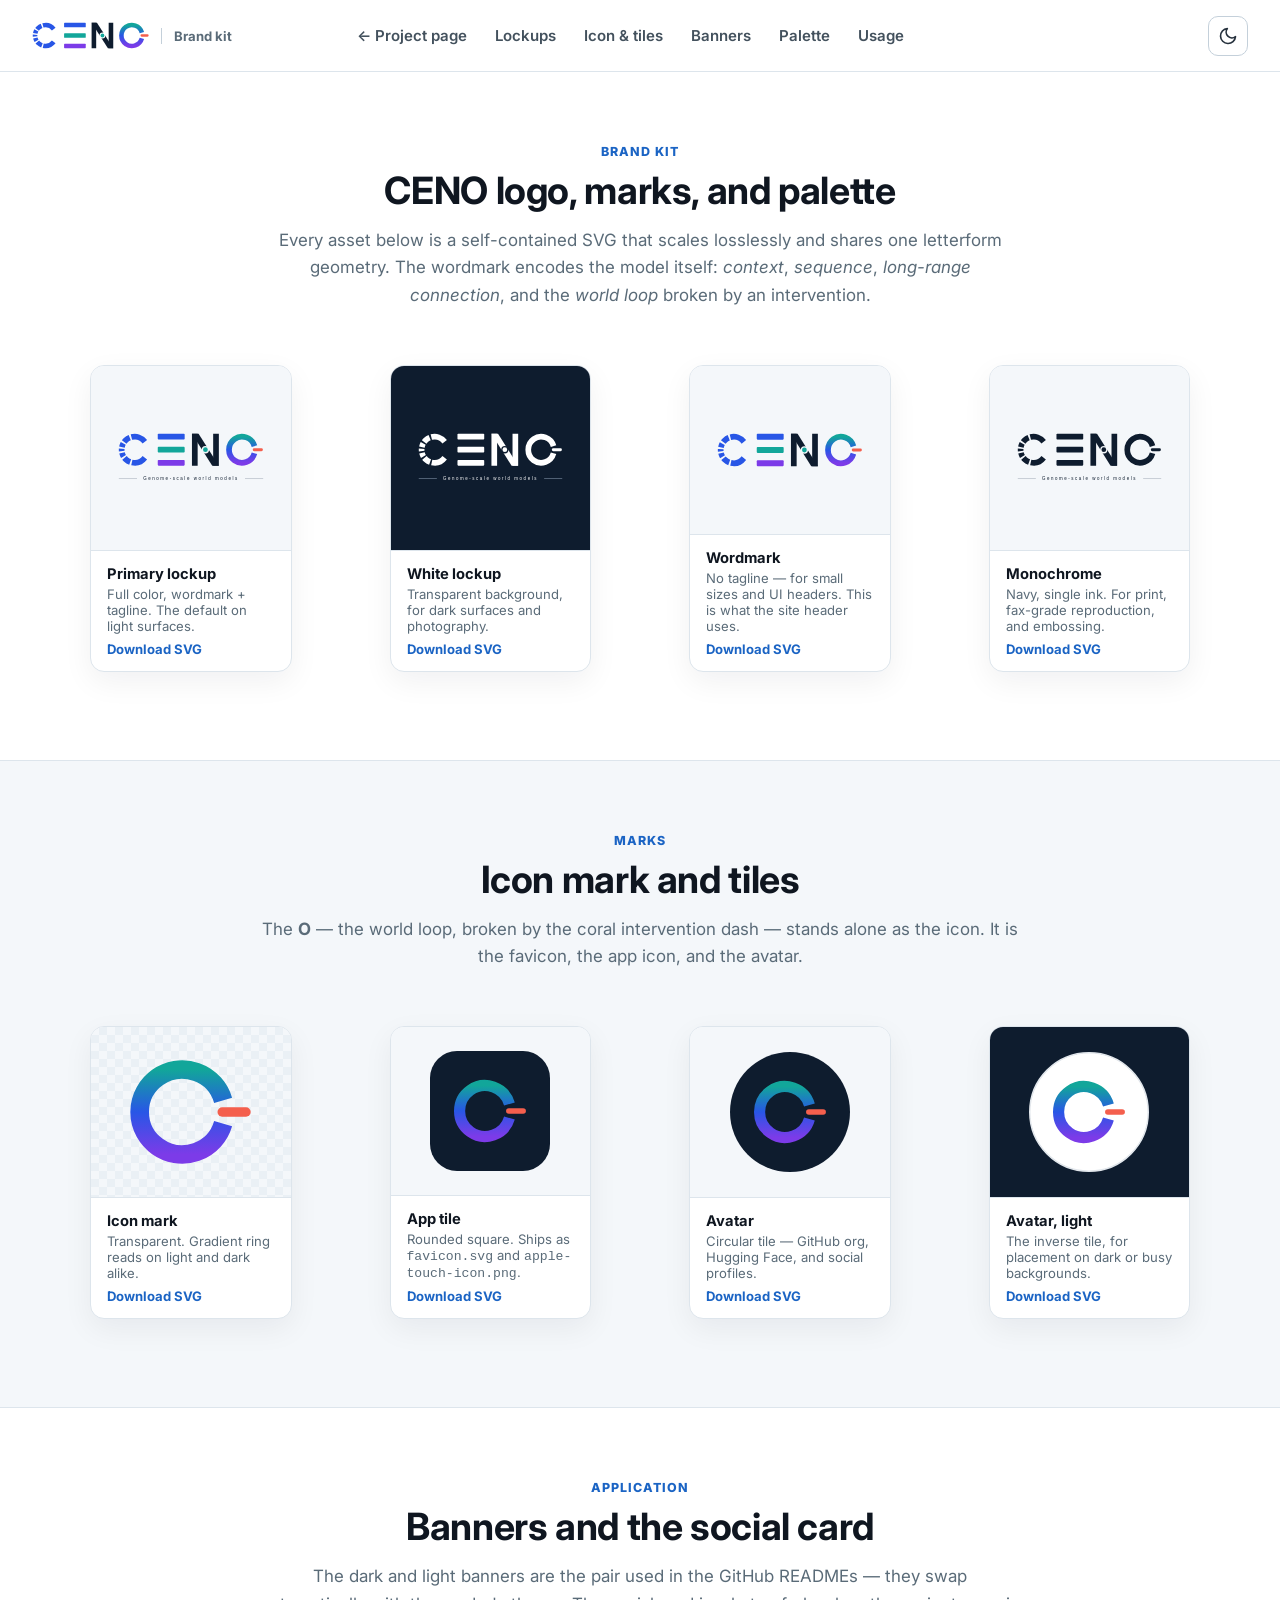
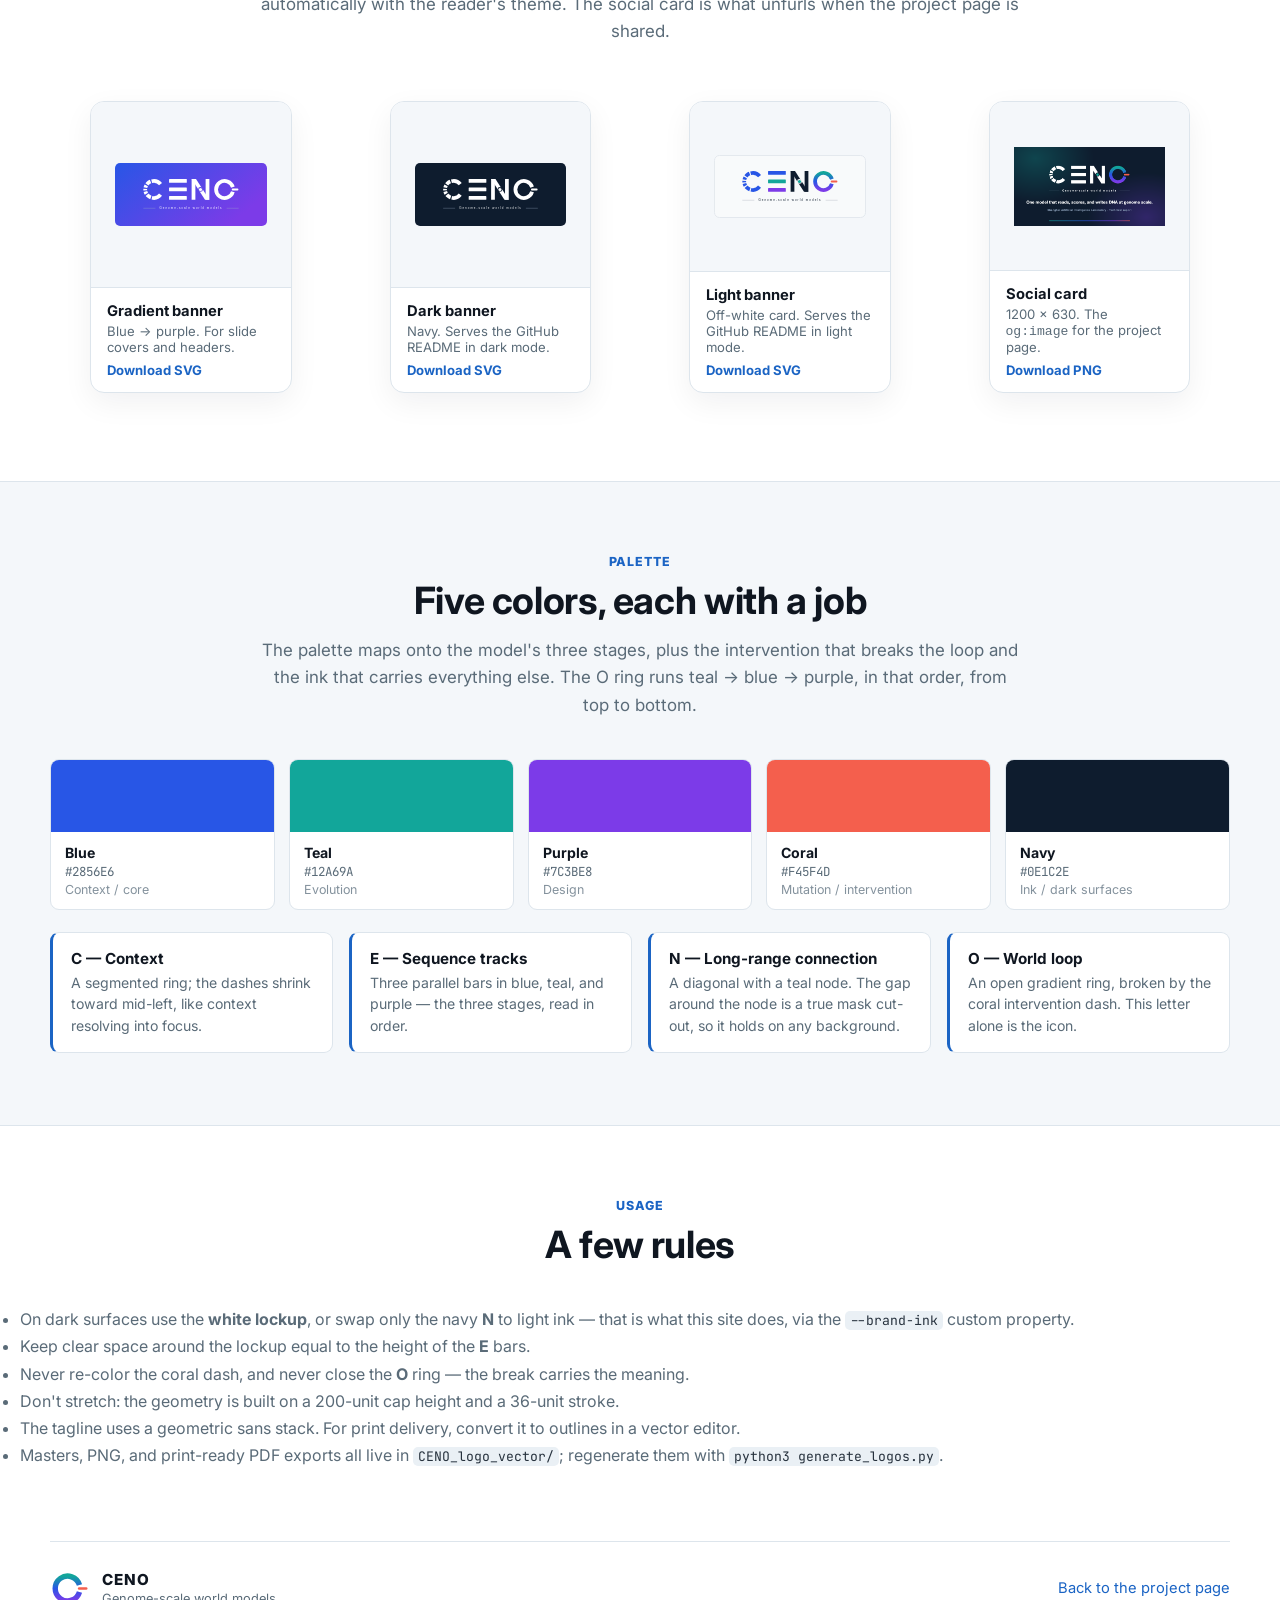
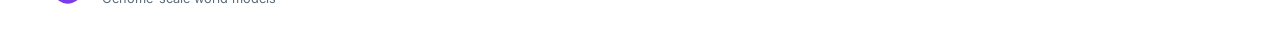
<file: brand.html>
<!doctype html>
<html lang="en">
  <head>
    <meta charset="UTF-8" />
    <meta name="viewport" content="width=device-width, initial-scale=1.0" />
    <meta
      name="description"
      content="The CENO brand kit — logo lockups, icon mark, app tiles, banners, and the project palette, with vector downloads."
    />
    <meta property="og:type" content="website" />
    <meta property="og:site_name" content="CENO" />
    <meta property="og:title" content="CENO · Brand kit" />
    <meta property="og:description" content="Logo lockups, icon mark, app tiles, banners, and the CENO palette." />
    <meta property="og:image" content="assets/brand/ceno-og-card.png" />
    <meta name="twitter:card" content="summary_large_image" />
    <link rel="icon" type="image/svg+xml" href="favicon.svg" />
    <link rel="apple-touch-icon" href="apple-touch-icon.png" />
    <link rel="manifest" href="site.webmanifest" />
    <meta name="theme-color" content="#0E1C2E" />
    <title>CENO | Brand kit</title>
    <link rel="preconnect" href="https://fonts.googleapis.com" />
    <link rel="preconnect" href="https://fonts.gstatic.com" crossorigin />
    <link
      href="https://fonts.googleapis.com/css2?family=Inter:wght@400;500;600;700;800&family=JetBrains+Mono:wght@400;500&display=swap"
      rel="stylesheet"
    />
    <link rel="stylesheet" href="styles.css" />
    <script>
      (function () {
        try {
          var saved = localStorage.getItem("ceno-theme");
          var sysDark = window.matchMedia("(prefers-color-scheme: dark)").matches;
          document.documentElement.setAttribute("data-theme", saved || (sysDark ? "dark" : "light"));
        } catch (e) {
          document.documentElement.setAttribute("data-theme", "light");
        }
      })();
    </script>
    <style>
      .kit-grid {
        display: grid;
        grid-template-columns: repeat(auto-fit, minmax(240px, 1fr));
        gap: 18px;
      }

      .kit-card {
        display: grid;
        grid-template-rows: 1fr auto;
        overflow: hidden;
        border: 1px solid var(--line);
        border-radius: var(--radius);
        background: var(--card);
        box-shadow: var(--soft-shadow);
      }

      .kit-stage {
        display: grid;
        place-items: center;
        min-height: 168px;
        padding: 24px;
        background: var(--wash);
      }

      .kit-stage.on-dark {
        background: #0e1c2e;
      }

      .kit-stage.on-grid {
        background-color: var(--wash);
        background-image:
          linear-gradient(45deg, var(--wash-2) 25%, transparent 25%),
          linear-gradient(-45deg, var(--wash-2) 25%, transparent 25%),
          linear-gradient(45deg, transparent 75%, var(--wash-2) 75%),
          linear-gradient(-45deg, transparent 75%, var(--wash-2) 75%);
        background-size: 16px 16px;
        background-position: 0 0, 0 8px, 8px -8px, -8px 0;
      }

      .kit-stage img {
        display: block;
        width: auto;
        max-width: 100%;
        max-height: 120px;
      }

      .kit-meta {
        display: grid;
        gap: 3px;
        padding: 14px 16px;
        border-top: 1px solid var(--line);
      }

      .kit-meta strong {
        font-size: 0.92rem;
      }

      .kit-meta span {
        color: var(--muted);
        font-size: 0.82rem;
      }

      .kit-meta a {
        justify-self: start;
        margin-top: 4px;
        color: var(--accent);
        font-size: 0.82rem;
        font-weight: 700;
        text-decoration: none;
      }

      .swatches {
        display: grid;
        grid-template-columns: repeat(auto-fit, minmax(180px, 1fr));
        gap: 14px;
      }

      .swatch {
        overflow: hidden;
        border: 1px solid var(--line);
        border-radius: var(--radius-sm);
        background: var(--card);
      }

      .swatch i {
        display: block;
        height: 72px;
      }

      .swatch div {
        display: grid;
        gap: 2px;
        padding: 12px 14px;
      }

      .swatch strong {
        font-size: 0.88rem;
      }

      .swatch code {
        color: var(--muted);
        font-family: "JetBrains Mono", ui-monospace, SFMono-Regular, Menlo, monospace;
        font-size: 0.78rem;
      }

      .swatch span {
        color: var(--quiet);
        font-size: 0.78rem;
      }

      .letter-notes {
        display: grid;
        grid-template-columns: repeat(auto-fit, minmax(210px, 1fr));
        gap: 16px;
        margin-top: 22px;
      }

      .letter-notes article {
        padding: 16px 18px;
        border: 1px solid var(--line);
        border-left: 3px solid var(--accent);
        border-radius: var(--radius-sm);
        background: var(--card);
      }

      .letter-notes strong {
        display: block;
        margin-bottom: 4px;
        font-size: 0.95rem;
      }

      .letter-notes p {
        margin: 0;
        color: var(--muted);
        font-size: 0.88rem;
        line-height: 1.5;
      }

      .usage-list {
        margin: 0;
        padding-left: 20px;
        color: var(--muted);
        line-height: 1.7;
      }

      .usage-list code {
        padding: 1px 5px;
        border-radius: 5px;
        background: var(--wash-2);
        color: var(--ink-2);
        font-family: "JetBrains Mono", ui-monospace, SFMono-Regular, Menlo, monospace;
        font-size: 0.82rem;
      }
    </style>
  </head>
  <body>
    <header class="topbar">
      <a class="brand" href="index.html" aria-label="CENO home">
        <svg class="brand-mark" viewBox="-6 -6 922 212" role="img" aria-label="CENO">
          <defs>
            <linearGradient id="bm-ring" x1="0" y1="0" x2="0" y2="1">
              <stop offset="0" stop-color="#12A69A" />
              <stop offset="0.5" stop-color="#2856E6" />
              <stop offset="1" stop-color="#7C3BE8" />
            </linearGradient>
            <mask id="bm-ngap" maskUnits="userSpaceOnUse" x="-30" y="-30" width="240" height="260">
              <rect x="-30" y="-30" width="240" height="260" fill="#fff" />
              <circle cx="85" cy="100" r="23" fill="#000" />
            </mask>
          </defs>
          <path d="M164.62 49.52 A82 82 0 1 0 164.62 150.48" fill="none" stroke="#2856E6" stroke-width="36"
                stroke-dasharray="94.2 11 45 11 24 11 14 11 24 11 45 11 300" />
          <g transform="translate(246,0)">
            <rect x="0" y="0" width="170" height="36" rx="5" fill="#2856E6" />
            <rect x="0" y="82" width="170" height="36" rx="5" fill="#12A69A" />
            <rect x="0" y="164" width="170" height="36" rx="5" fill="#7C3BE8" />
          </g>
          <g transform="translate(462,0)">
            <g mask="url(#bm-ngap)">
              <path class="ceno-ink" d="M0 0 H36 V200 H0 Z M134 0 H170 V200 H134 Z" />
              <path class="ceno-ink" d="M0 0 L42 0 L170 200 L128 200 Z" />
            </g>
            <circle cx="85" cy="100" r="15" fill="#12A69A" />
          </g>
          <g transform="translate(678,0)">
            <path d="M178.83 77.40 A82 82 0 1 0 178.83 122.60" fill="none" stroke="url(#bm-ring)" stroke-width="36" />
            <rect x="168" y="91" width="64" height="18" rx="9" fill="#F45F4D" />
          </g>
        </svg>
        <small>Brand kit</small>
      </a>
      <nav id="siteNav" aria-label="Sections">
        <a href="index.html">&larr; Project page</a>
        <a href="#lockups">Lockups</a>
        <a href="#marks">Icon &amp; tiles</a>
        <a href="#banners">Banners</a>
        <a href="#palette">Palette</a>
        <a href="#usage">Usage</a>
      </nav>
      <div class="topbar-end">
        <button class="theme-toggle" type="button" aria-label="Toggle dark mode" title="Toggle dark mode">
          <svg class="icon-moon" viewBox="0 0 24 24" width="20" height="20" fill="none" stroke="currentColor" stroke-width="2" stroke-linecap="round" stroke-linejoin="round" aria-hidden="true">
            <path d="M21 12.8A9 9 0 1 1 11.2 3 7 7 0 0 0 21 12.8z" />
          </svg>
          <svg class="icon-sun" viewBox="0 0 24 24" width="20" height="20" fill="none" stroke="currentColor" stroke-width="2" stroke-linecap="round" stroke-linejoin="round" aria-hidden="true">
            <circle cx="12" cy="12" r="4" />
            <path d="M12 2v2M12 20v2M4.9 4.9l1.4 1.4M17.7 17.7l1.4 1.4M2 12h2M20 12h2M4.9 19.1l1.4-1.4M17.7 6.3l1.4-1.4" />
          </svg>
        </button>
      </div>
    </header>

    <main>
      <section class="band" id="lockups">
        <div class="section-heading">
          <p class="kicker">Brand kit</p>
          <h2>CENO logo, marks, and palette</h2>
          <p class="lede">
            Every asset below is a self-contained SVG that scales losslessly and shares one letterform geometry.
            The wordmark encodes the model itself: <em>context</em>, <em>sequence</em>, <em>long-range connection</em>,
            and the <em>world loop</em> broken by an intervention.
          </p>
        </div>

        <div class="kit-grid">
          <figure class="kit-card">
            <div class="kit-stage">
              <img src="assets/brand/ceno-logo-full-color.svg" alt="CENO primary lockup, full color" />
            </div>
            <figcaption class="kit-meta">
              <strong>Primary lockup</strong>
              <span>Full color, wordmark + tagline. The default on light surfaces.</span>
              <a href="assets/brand/ceno-logo-full-color.svg" download>Download SVG</a>
            </figcaption>
          </figure>

          <figure class="kit-card">
            <div class="kit-stage on-dark">
              <img src="assets/brand/ceno-logo-white.svg" alt="CENO lockup in white, for dark surfaces" />
            </div>
            <figcaption class="kit-meta">
              <strong>White lockup</strong>
              <span>Transparent background, for dark surfaces and photography.</span>
              <a href="assets/brand/ceno-logo-white.svg" download>Download SVG</a>
            </figcaption>
          </figure>

          <figure class="kit-card">
            <div class="kit-stage">
              <img src="assets/brand/ceno-wordmark.svg" alt="CENO wordmark without tagline" />
            </div>
            <figcaption class="kit-meta">
              <strong>Wordmark</strong>
              <span>No tagline — for small sizes and UI headers. This is what the site header uses.</span>
              <a href="assets/brand/ceno-wordmark.svg" download>Download SVG</a>
            </figcaption>
          </figure>

          <figure class="kit-card">
            <div class="kit-stage">
              <img src="assets/brand/ceno-logo-monochrome.svg" alt="CENO lockup in navy monochrome" />
            </div>
            <figcaption class="kit-meta">
              <strong>Monochrome</strong>
              <span>Navy, single ink. For print, fax-grade reproduction, and embossing.</span>
              <a href="assets/brand/ceno-logo-monochrome.svg" download>Download SVG</a>
            </figcaption>
          </figure>
        </div>
      </section>

      <section class="band" id="marks">
        <div class="section-heading">
          <p class="kicker">Marks</p>
          <h2>Icon mark and tiles</h2>
          <p class="lede">
            The <strong>O</strong> — the world loop, broken by the coral intervention dash — stands alone as the icon.
            It is the favicon, the app icon, and the avatar.
          </p>
        </div>

        <div class="kit-grid">
          <figure class="kit-card">
            <div class="kit-stage on-grid">
              <img src="assets/brand/ceno-icon.svg" alt="CENO icon mark on a transparent background" />
            </div>
            <figcaption class="kit-meta">
              <strong>Icon mark</strong>
              <span>Transparent. Gradient ring reads on light and dark alike.</span>
              <a href="assets/brand/ceno-icon.svg" download>Download SVG</a>
            </figcaption>
          </figure>

          <figure class="kit-card">
            <div class="kit-stage">
              <img src="assets/brand/ceno-icon-square-dark.svg" alt="CENO app icon, navy rounded square" />
            </div>
            <figcaption class="kit-meta">
              <strong>App tile</strong>
              <span>Rounded square. Ships as <code>favicon.svg</code> and <code>apple-touch-icon.png</code>.</span>
              <a href="assets/brand/ceno-icon-square-dark.svg" download>Download SVG</a>
            </figcaption>
          </figure>

          <figure class="kit-card">
            <div class="kit-stage">
              <img src="assets/brand/ceno-icon-circle-dark.svg" alt="CENO avatar, navy circle" />
            </div>
            <figcaption class="kit-meta">
              <strong>Avatar</strong>
              <span>Circular tile — GitHub org, Hugging Face, and social profiles.</span>
              <a href="assets/brand/ceno-icon-circle-dark.svg" download>Download SVG</a>
            </figcaption>
          </figure>

          <figure class="kit-card">
            <div class="kit-stage on-dark">
              <img src="assets/brand/ceno-icon-circle-light.svg" alt="CENO avatar, light circle" />
            </div>
            <figcaption class="kit-meta">
              <strong>Avatar, light</strong>
              <span>The inverse tile, for placement on dark or busy backgrounds.</span>
              <a href="assets/brand/ceno-icon-circle-light.svg" download>Download SVG</a>
            </figcaption>
          </figure>
        </div>
      </section>

      <section class="band" id="banners">
        <div class="section-heading">
          <p class="kicker">Application</p>
          <h2>Banners and the social card</h2>
          <p class="lede">
            The dark and light banners are the pair used in the GitHub READMEs — they swap automatically with the
            reader's theme. The social card is what unfurls when the project page is shared.
          </p>
        </div>

        <div class="kit-grid">
          <figure class="kit-card">
            <div class="kit-stage">
              <img src="assets/brand/ceno-banner-gradient.svg" alt="CENO banner on a blue-to-purple gradient" />
            </div>
            <figcaption class="kit-meta">
              <strong>Gradient banner</strong>
              <span>Blue &rarr; purple. For slide covers and headers.</span>
              <a href="assets/brand/ceno-banner-gradient.svg" download>Download SVG</a>
            </figcaption>
          </figure>

          <figure class="kit-card">
            <div class="kit-stage">
              <img src="assets/brand/ceno-banner-dark.svg" alt="CENO banner on navy" />
            </div>
            <figcaption class="kit-meta">
              <strong>Dark banner</strong>
              <span>Navy. Serves the GitHub README in dark mode.</span>
              <a href="assets/brand/ceno-banner-dark.svg" download>Download SVG</a>
            </figcaption>
          </figure>

          <figure class="kit-card">
            <div class="kit-stage">
              <img src="assets/brand/ceno-banner-light.svg" alt="CENO banner on a light card" />
            </div>
            <figcaption class="kit-meta">
              <strong>Light banner</strong>
              <span>Off-white card. Serves the GitHub README in light mode.</span>
              <a href="assets/brand/ceno-banner-light.svg" download>Download SVG</a>
            </figcaption>
          </figure>

          <figure class="kit-card">
            <div class="kit-stage">
              <img src="assets/brand/ceno-og-card.png" alt="CENO social preview card, 1200 by 630" />
            </div>
            <figcaption class="kit-meta">
              <strong>Social card</strong>
              <span>1200 &times; 630. The <code>og:image</code> for the project page.</span>
              <a href="assets/brand/ceno-og-card.png" download>Download PNG</a>
            </figcaption>
          </figure>
        </div>
      </section>

      <section class="band" id="palette">
        <div class="section-heading">
          <p class="kicker">Palette</p>
          <h2>Five colors, each with a job</h2>
          <p class="lede">
            The palette maps onto the model's three stages, plus the intervention that breaks the loop and the ink
            that carries everything else. The O ring runs teal &rarr; blue &rarr; purple, in that order, from top to bottom.
          </p>
        </div>

        <div class="swatches">
          <div class="swatch">
            <i style="background: #2856e6"></i>
            <div><strong>Blue</strong><code>#2856E6</code><span>Context / core</span></div>
          </div>
          <div class="swatch">
            <i style="background: #12a69a"></i>
            <div><strong>Teal</strong><code>#12A69A</code><span>Evolution</span></div>
          </div>
          <div class="swatch">
            <i style="background: #7c3be8"></i>
            <div><strong>Purple</strong><code>#7C3BE8</code><span>Design</span></div>
          </div>
          <div class="swatch">
            <i style="background: #f45f4d"></i>
            <div><strong>Coral</strong><code>#F45F4D</code><span>Mutation / intervention</span></div>
          </div>
          <div class="swatch">
            <i style="background: #0e1c2e"></i>
            <div><strong>Navy</strong><code>#0E1C2E</code><span>Ink / dark surfaces</span></div>
          </div>
        </div>

        <div class="letter-notes">
          <article>
            <strong>C — Context</strong>
            <p>A segmented ring; the dashes shrink toward mid-left, like context resolving into focus.</p>
          </article>
          <article>
            <strong>E — Sequence tracks</strong>
            <p>Three parallel bars in blue, teal, and purple — the three stages, read in order.</p>
          </article>
          <article>
            <strong>N — Long-range connection</strong>
            <p>A diagonal with a teal node. The gap around the node is a true mask cut-out, so it holds on any background.</p>
          </article>
          <article>
            <strong>O — World loop</strong>
            <p>An open gradient ring, broken by the coral intervention dash. This letter alone is the icon.</p>
          </article>
        </div>
      </section>

      <section class="band" id="usage">
        <div class="section-heading">
          <p class="kicker">Usage</p>
          <h2>A few rules</h2>
        </div>
        <ul class="usage-list">
          <li>On dark surfaces use the <strong>white lockup</strong>, or swap only the navy <strong>N</strong> to light ink —
            that is what this site does, via the <code>--brand-ink</code> custom property.</li>
          <li>Keep clear space around the lockup equal to the height of the <strong>E</strong> bars.</li>
          <li>Never re-color the coral dash, and never close the <strong>O</strong> ring — the break carries the meaning.</li>
          <li>Don't stretch: the geometry is built on a 200-unit cap height and a 36-unit stroke.</li>
          <li>The tagline uses a geometric sans stack. For print delivery, convert it to outlines in a vector editor.</li>
          <li>Masters, PNG, and print-ready PDF exports all live in <code>CENO_logo_vector/</code>; regenerate them with
            <code>python3 generate_logos.py</code>.</li>
        </ul>
      </section>
    </main>

    <footer>
      <div class="footer-brand">
        <img src="assets/brand/ceno-icon.svg" alt="" width="40" height="35" loading="lazy" />
        <span>
          <strong>CENO</strong>
          <small>Genome-scale world models</small>
        </span>
      </div>
      <span><a href="index.html">Back to the project page</a></span>
    </footer>

    <script>
      (function () {
        var toggle = document.querySelector(".theme-toggle");
        if (!toggle) return;
        toggle.addEventListener("click", function () {
          var root = document.documentElement;
          var next = root.getAttribute("data-theme") === "dark" ? "light" : "dark";
          root.setAttribute("data-theme", next);
          try {
            localStorage.setItem("ceno-theme", next);
          } catch (e) {
            /* storage unavailable — theme still applies for this page view */
          }
        });
      })();
    </script>
  </body>
</html>
</file>
<file: styles.css>
:root {
  color-scheme: light;
  --ink: #0f1620;
  --ink-2: #26313d;
  --muted: #5a6b78;
  --quiet: #84929d;
  --paper: #ffffff;
  --card: #ffffff;
  --wash: #f4f7fa;
  --wash-2: #eaf0f5;
  --line: #dde5ec;
  --line-strong: #c4d0da;

  --blue: #1b64c4;
  --blue-soft: #eaf2fd;
  --green: #16916f;
  --green-soft: #e7f5ef;
  --purple: #7b4ad1;
  --purple-soft: #f1ebfc;
  --accent: var(--blue);
  --vep-path: #d84545;

  /* Brand ink — the navy of the CENO "N"; flips to light on dark surfaces. */
  --brand-ink: #0e1c2e;

  --radius: 14px;
  --radius-sm: 9px;
  --shadow: 0 18px 50px rgba(15, 22, 32, 0.12);
  --soft-shadow: 0 10px 30px rgba(15, 22, 32, 0.06);

  --maxw: 1180px;
}

* {
  box-sizing: border-box;
}

html {
  scroll-behavior: smooth;
  overflow-x: hidden;
  scroll-padding-top: 88px;
}

body {
  margin: 0;
  min-width: 320px;
  color: var(--ink);
  font-family:
    Inter, ui-sans-serif, system-ui, -apple-system, BlinkMacSystemFont, "Segoe UI",
    "PingFang SC", "Microsoft YaHei", sans-serif;
  background: var(--paper);
  overflow-x: hidden;
  -webkit-font-smoothing: antialiased;
}

body.lightbox-open {
  overflow: hidden;
}

button,
select,
input {
  font: inherit;
}

button {
  cursor: pointer;
}

img {
  max-width: 100%;
}

a {
  color: inherit;
}

h1,
h2,
h3,
p {
  margin-top: 0;
}

.kicker {
  margin: 0 0 12px;
  color: var(--accent);
  font-size: 0.78rem;
  font-weight: 800;
  letter-spacing: 0.08em;
  text-transform: uppercase;
}

/* ---------- Top bar ---------- */
.topbar {
  position: sticky;
  top: 0;
  z-index: 20;
  display: grid;
  grid-template-columns: minmax(200px, auto) minmax(0, 1fr) minmax(220px, auto);
  gap: 24px;
  align-items: center;
  min-height: 72px;
  padding: 0 32px;
  border-bottom: 1px solid var(--line);
  background: rgba(255, 255, 255, 0.85);
  -webkit-backdrop-filter: blur(16px);
  backdrop-filter: blur(16px);
}

.brand,
.lab-link,
.topbar nav,
.resource-row {
  display: flex;
  align-items: center;
}

.brand {
  gap: 12px;
  min-width: 0;
  color: inherit;
  text-decoration: none;
}

.brand-mark {
  display: block;
  flex: none;
  width: auto;
  height: 27px;
}

/* Ink-colored letterforms (the "N") follow the active theme. */
.ceno-ink {
  fill: var(--brand-ink);
}

.brand small {
  padding-left: 12px;
  border-left: 1px solid var(--line-strong);
  color: var(--muted);
  font-size: 0.82rem;
  font-weight: 700;
  white-space: nowrap;
}

.topbar nav {
  justify-content: center;
  gap: 2px;
  overflow-x: auto;
}

.topbar nav a {
  padding: 8px 13px;
  border-radius: 8px;
  color: #43515d;
  font-size: 0.94rem;
  font-weight: 600;
  text-decoration: none;
  white-space: nowrap;
}

.topbar nav a:hover {
  color: var(--ink);
  background: var(--wash-2);
}

.lab-link {
  justify-content: flex-end;
}

.lab-link img {
  display: block;
  width: min(280px, 24vw);
  height: auto;
}

/* ---------- Layout ---------- */
main {
  width: 100%;
}

.hero,
.band > *,
.act > * {
  width: min(var(--maxw), calc(100% - 48px));
  margin-left: auto;
  margin-right: auto;
}

/* ---------- Hero ---------- */
.hero {
  display: grid;
  grid-template-columns: 1fr;
  gap: 40px;
  align-items: start;
  padding: 64px 0 58px;
  width: min(var(--maxw), calc(100% - 48px));
  margin: 0 auto;
}

.hero-copy {
  min-width: 0;
  text-align: center;
}

h1 {
  max-width: 20ch;
  margin: 0 auto 22px;
  font-size: clamp(2.4rem, 4.6vw, 3.7rem);
  line-height: 1.05;
  letter-spacing: -0.02em;
}

.subtitle {
  max-width: 52ch;
  margin: 0 auto 22px;
  color: #33424e;
  font-size: 1.16rem;
  line-height: 1.6;
}

.subtitle strong {
  color: var(--ink);
}

.subtitle em {
  font-style: normal;
  font-weight: 700;
  color: var(--ink);
}

.hero-tags {
  display: flex;
  flex-wrap: wrap;
  justify-content: center;
  gap: 8px;
  margin-bottom: 26px;
}

.tag {
  padding: 6px 12px;
  border-radius: 999px;
  font-size: 0.82rem;
  font-weight: 700;
}

.tag-blue {
  color: var(--blue);
  background: var(--blue-soft);
}

.tag-green {
  color: var(--green);
  background: var(--green-soft);
}

.tag-purple {
  color: var(--purple);
  background: var(--purple-soft);
}

.authors {
  display: grid;
  justify-items: center;
  gap: 3px;
  margin-bottom: 24px;
  color: var(--muted);
}

.authors strong {
  color: var(--ink);
  font-size: 1rem;
}

.resource-row {
  flex-wrap: wrap;
  gap: 10px;
}

.resource-row a {
  display: inline-flex;
  align-items: center;
  justify-content: center;
  gap: 8px;
  min-height: 44px;
  padding: 0 18px;
  border: 1px solid var(--line-strong);
  border-radius: 10px;
  color: var(--ink);
  font-weight: 700;
  text-decoration: none;
  background: #fff;
  transition: border-color 0.15s, color 0.15s, transform 0.15s, box-shadow 0.15s;
}

.btn-icon {
  width: 18px;
  height: 18px;
  flex: none;
}

.resource-row .brand-action:hover {
  border-color: var(--accent);
  color: var(--accent);
  transform: translateY(-1px);
  box-shadow: 0 4px 14px rgba(0, 0, 0, 0.08);
}

.resource-row a:hover {
  border-color: var(--accent);
  color: var(--accent);
  transform: translateY(-1px);
}

.resource-row .primary-action {
  color: #fff;
  border-color: transparent;
  background: linear-gradient(120deg, var(--blue), var(--purple));
}

.resource-row .primary-action:hover {
  color: #fff;
  filter: brightness(1.06);
}

.resource-row.compact {
  margin-top: 18px;
}

.hero-copy .resource-row {
  justify-content: center;
}

/* ---------- Hero figure ---------- */
.hero-figure {
  overflow: hidden;
  border: 1px solid var(--line);
  border-radius: var(--radius);
  background: #fff;
  box-shadow: var(--shadow);
}

.figure-meta {
  display: grid;
  gap: 6px;
  padding: 16px 20px 18px;
  border-top: 1px solid var(--line);
}

.figure-meta span {
  color: var(--accent);
  font-size: 0.74rem;
  font-weight: 800;
  letter-spacing: 0.06em;
  text-transform: uppercase;
}

.figure-meta strong {
  color: var(--ink-2);
  line-height: 1.3;
}

/* ---------- Figure buttons (thumbnails) ---------- */
.figure-thumb {
  position: relative;
  display: block;
  width: 100%;
  padding: 0;
  border: 0;
  background: #fff;
  line-height: 0;
}

.figure-thumb img {
  display: block;
  width: 100%;
  height: auto;
  object-fit: contain;
}

.zoom-hint {
  position: absolute;
  right: 14px;
  bottom: 14px;
  padding: 7px 12px;
  border-radius: 8px;
  color: #fff;
  font-size: 0.8rem;
  font-weight: 700;
  line-height: 1;
  background: rgba(15, 22, 32, 0.82);
  opacity: 0;
  transform: translateY(4px);
  transition: opacity 0.15s, transform 0.15s;
}

.figure-thumb:hover .zoom-hint,
.figure-thumb:focus-visible .zoom-hint {
  opacity: 1;
  transform: translateY(0);
}

.hero-thumb img {
  padding: 20px;
}

/* ---------- Section bands ---------- */
.band {
  padding: 72px 0;
}

.band:nth-of-type(even) {
  background: var(--wash);
  border-top: 1px solid var(--line);
  border-bottom: 1px solid var(--line);
}

.section-heading {
  max-width: 760px;
  margin: 0 auto 40px;
  text-align: center;
}

.section-heading .kicker {
  margin-bottom: 10px;
}

.section-heading h2 {
  margin: 0 0 14px;
  font-size: clamp(1.7rem, 3vw, 2.35rem);
  line-height: 1.16;
  letter-spacing: -0.01em;
}

.lede {
  margin: 0;
  color: var(--muted);
  font-size: 1.06rem;
  line-height: 1.62;
}

/* ---------- Stages (the 3-act spine) ---------- */
.stages {
  display: grid;
  grid-template-columns: 1fr auto 1fr auto 1fr;
  align-items: stretch;
  gap: 14px;
  margin: 0 auto 36px;
  padding: 0;
  list-style: none;
}

.stage {
  position: relative;
  display: grid;
  align-content: start;
  gap: 4px;
  padding: 26px 24px 28px;
  border: 1px solid var(--line);
  border-top: 4px solid var(--stage, var(--accent));
  border-radius: var(--radius);
  background: #fff;
  box-shadow: var(--soft-shadow);
}

.stage-blue {
  --stage: var(--blue);
}

.stage-green {
  --stage: var(--green);
}

.stage-purple {
  --stage: var(--purple);
}

.stage-index {
  font-size: 0.86rem;
  font-weight: 800;
  color: var(--stage);
}

.stage h3 {
  margin: 2px 0 0;
  font-size: 1.35rem;
}

.stage-sub {
  margin: 0 0 10px;
  color: var(--stage);
  font-size: 0.9rem;
  font-weight: 700;
}

.stage p:last-child {
  margin: 0;
  color: var(--muted);
  font-size: 0.96rem;
  line-height: 1.58;
}

.stage-arrow {
  display: grid;
  place-items: center;
  color: var(--line-strong);
  font-size: 1.6rem;
  font-weight: 700;
}

/* ---------- Scale strip ---------- */
.scale-strip {
  display: grid;
  grid-template-columns: repeat(4, minmax(0, 1fr));
  gap: 0;
  overflow: hidden;
  border-radius: var(--radius);
  color: #fff;
  background: linear-gradient(120deg, #10161f, #182634);
  box-shadow: var(--soft-shadow);
}

.scale-strip article {
  padding: 24px 26px;
}

.scale-strip article + article {
  border-left: 1px solid rgba(255, 255, 255, 0.12);
}

.scale-strip strong {
  display: block;
  margin-bottom: 8px;
  font-size: 2rem;
  line-height: 1;
  background: linear-gradient(120deg, #7fb4ff, #c6a6ff);
  -webkit-background-clip: text;
  background-clip: text;
  -webkit-text-fill-color: transparent;
}

.scale-strip span {
  color: rgba(255, 255, 255, 0.72);
  font-size: 0.92rem;
  line-height: 1.5;
}

/* ---------- Act sections (colored) ---------- */
.act {
  padding: 76px 0;
  border-top: 1px solid var(--line);
}

.act-blue {
  --accent: var(--blue);
  background: linear-gradient(180deg, var(--blue-soft), #fff 55%);
}

.act-green {
  --accent: var(--green);
  background: linear-gradient(180deg, var(--green-soft), #fff 55%);
}

.act-purple {
  --accent: var(--purple);
  background: linear-gradient(180deg, var(--purple-soft), #fff 55%);
}

.act-head {
  max-width: 760px;
  margin: 0 auto 34px;
  text-align: center;
}

.act-label {
  display: inline-block;
  margin-bottom: 12px;
  padding: 6px 14px;
  border-radius: 999px;
  color: #fff;
  font-size: 0.78rem;
  font-weight: 800;
  letter-spacing: 0.05em;
  text-transform: uppercase;
  background: var(--accent);
}

.act-head h2 {
  margin: 0 0 14px;
  font-size: clamp(1.7rem, 3vw, 2.3rem);
  line-height: 1.16;
  letter-spacing: -0.01em;
}

.act-head p {
  margin: 0;
  color: var(--muted);
  font-size: 1.06rem;
  line-height: 1.62;
}

.act-body {
  display: grid;
  grid-template-columns: 1fr;
  gap: 22px;
  align-items: start;
}

/* ---------- Figure block ---------- */
.figure-block {
  margin: 0;
  overflow: hidden;
  border: 1px solid var(--line);
  border-radius: var(--radius);
  background: #fff;
  box-shadow: var(--soft-shadow);
}

.figure-block figcaption {
  padding: 14px 20px 16px;
  border-top: 1px solid var(--line);
  color: var(--muted);
  font-size: 0.92rem;
  line-height: 1.5;
}

/* ---------- Stat list ---------- */
.stat-list {
  display: grid;
  grid-template-columns: repeat(3, minmax(0, 1fr));
  gap: 16px;
  align-content: start;
}

.stat-list article {
  padding: 20px 22px;
  border: 1px solid var(--line);
  border-left: 4px solid var(--accent);
  border-radius: var(--radius-sm);
  background: #fff;
  box-shadow: var(--soft-shadow);
}

.stat-list strong {
  display: block;
  margin-bottom: 8px;
  color: var(--ink);
  font-size: 2.1rem;
  line-height: 1;
  letter-spacing: -0.01em;
}

.stat-list strong small {
  font-size: 1rem;
  font-weight: 700;
  color: var(--accent);
}

.stat-list span {
  color: var(--muted);
  font-size: 0.94rem;
  line-height: 1.55;
}

/* ---------- Benchmark ---------- */
.benchmark-body {
  display: grid;
  grid-template-columns: minmax(240px, 0.34fr) minmax(0, 1.66fr);
  gap: 26px;
  align-items: start;
}

.rank-callout {
  display: grid;
  gap: 14px;
  align-content: start;
  align-self: start;
  position: sticky;
  top: 88px;
  padding: 26px 24px;
  border: 1px solid var(--line);
  border-radius: var(--radius);
  background: #fff;
  box-shadow: var(--soft-shadow);
}

.rank-big {
  display: flex;
  align-items: baseline;
  gap: 12px;
}

.rank-big strong {
  font-size: 3rem;
  line-height: 1;
  letter-spacing: -0.02em;
  background: linear-gradient(120deg, var(--blue), var(--purple));
  -webkit-background-clip: text;
  background-clip: text;
  -webkit-text-fill-color: transparent;
}

.rank-big.alt strong {
  background: none;
  -webkit-text-fill-color: initial;
  color: var(--muted);
}

.rank-big span {
  color: var(--ink-2);
  font-weight: 700;
  font-size: 0.98rem;
}

.rank-callout p {
  margin: 4px 0 0;
  color: var(--muted);
  font-size: 0.95rem;
  line-height: 1.55;
}

.figure-block.wide {
  grid-column: auto;
}

/* ---------- Paper ---------- */
.paper-layout {
  display: grid;
  grid-template-columns: minmax(0, 1.1fr) minmax(320px, 0.9fr);
  gap: 22px;
  align-items: start;
}

.paper-card,
.citation-box {
  border: 1px solid var(--line);
  border-radius: var(--radius);
  background: #fff;
  box-shadow: var(--soft-shadow);
}

.paper-card {
  display: grid;
  grid-template-columns: 160px minmax(0, 1fr);
  gap: 22px;
  align-content: start;
  padding: 22px;
}

.paper-card img {
  display: block;
  width: 160px;
  aspect-ratio: 0.76;
  border: 1px solid var(--line);
  border-radius: 8px;
  object-fit: cover;
  object-position: top center;
  background: var(--wash);
}

.paper-card small,
.citation-box small {
  color: var(--accent);
  font-size: 0.74rem;
  font-weight: 800;
  letter-spacing: 0.06em;
  text-transform: uppercase;
}

.paper-card strong {
  display: block;
  margin: 8px 0 10px;
  color: var(--ink-2);
  font-size: 1.14rem;
  line-height: 1.3;
}

.paper-card p {
  margin: 0 0 4px;
  color: var(--muted);
  line-height: 1.6;
}

.citation-box {
  display: grid;
  align-content: start;
  gap: 12px;
  padding: 22px;
}

.citation-box pre {
  overflow-x: auto;
  margin: 0;
  padding: 18px;
  border-radius: 10px;
  color: #d7e3f2;
  background: #101820;
}

.citation-box code {
  font-family: "SFMono-Regular", Consolas, "Liberation Mono", monospace;
  font-size: 0.84rem;
  line-height: 1.6;
}

/* ---------- Lightbox ---------- */
.lightbox {
  position: fixed;
  inset: 0;
  z-index: 50;
  display: none;
  padding: 20px;
}

.lightbox.is-open {
  display: grid;
  place-items: center;
}

.lightbox-backdrop {
  position: absolute;
  inset: 0;
  border: 0;
  background: rgba(7, 12, 16, 0.82);
}

.lightbox-panel {
  position: relative;
  z-index: 1;
  display: grid;
  grid-template-rows: auto minmax(0, 1fr);
  width: min(1540px, 96vw);
  height: min(940px, 94vh);
  overflow: hidden;
  border-radius: 12px;
  background: #fff;
  box-shadow: 0 24px 80px rgba(0, 0, 0, 0.4);
}

.lightbox-toolbar {
  display: flex;
  justify-content: space-between;
  gap: 18px;
  align-items: center;
  padding: 14px 18px;
  border-bottom: 1px solid var(--line);
}

.lightbox-toolbar strong {
  display: block;
  margin-bottom: 4px;
}

.lightbox-toolbar p {
  margin: 0;
  color: var(--muted);
  font-size: 0.92rem;
}

.icon-button,
.nav-button {
  border: 1px solid var(--line-strong);
  border-radius: 8px;
  color: var(--ink);
  font-weight: 700;
  background: #fff;
}

.icon-button {
  min-height: 40px;
  padding: 0 16px;
}

.icon-button:hover,
.nav-button:hover {
  border-color: var(--accent);
  color: var(--accent);
}

.lightbox-stage {
  position: relative;
  min-height: 0;
  overflow: auto;
  padding: 18px 66px;
  background: #f6f8fa;
  text-align: center;
}

.lightbox-stage img {
  display: block;
  width: auto;
  max-width: 100%;
  height: auto;
  margin: 0 auto;
}

.nav-button {
  position: absolute;
  top: 50%;
  min-width: 54px;
  min-height: 44px;
  transform: translateY(-50%);
}

.nav-button.prev {
  left: 14px;
}

.nav-button.next {
  right: 14px;
}

a:focus-visible,
button:focus-visible {
  outline: 3px solid rgba(27, 100, 196, 0.35);
  outline-offset: 2px;
}

/* ---------- Footer ---------- */
footer {
  display: flex;
  align-items: center;
  justify-content: space-between;
  gap: 18px;
  width: min(var(--maxw), calc(100% - 48px));
  margin: 0 auto;
  padding: 28px 0 40px;
  color: var(--muted);
  font-size: 0.92rem;
  border-top: 1px solid var(--line);
}

footer a {
  color: var(--accent);
  text-decoration: none;
}

.footer-brand {
  display: flex;
  align-items: center;
  gap: 12px;
}

.footer-brand img {
  flex: none;
  width: 40px;
  height: 35px;
}

.footer-brand span {
  display: grid;
  gap: 2px;
}

.footer-brand strong {
  color: var(--ink);
  font-size: 0.95rem;
  font-weight: 800;
  letter-spacing: 0.06em;
}

.footer-brand small {
  color: var(--muted);
  font-size: 0.8rem;
}

/* ---------- Responsive ---------- */
@media (max-width: 1080px) {
  .lab-link img {
    width: min(240px, 40vw);
  }

  .hero {
    gap: 34px;
    padding: 48px 0 40px;
  }

  .stages {
    grid-template-columns: 1fr;
  }

  .stage-arrow {
    transform: rotate(90deg);
    padding: 2px 0;
  }

  .act-body,
  .benchmark-body,
  .paper-layout {
    grid-template-columns: 1fr;
  }

  .rank-callout {
    position: static;
  }

  .stat-list {
    grid-template-columns: repeat(3, minmax(0, 1fr));
  }
}

@media (max-width: 720px) {
  .topbar {
    padding: 12px 16px;
  }

  .brand small {
    display: none;
  }

  .hero,
  .band > *,
  .act > *,
  footer {
    width: calc(100% - 32px);
  }

  .band,
  .act {
    padding: 52px 0;
  }

  .scale-strip {
    grid-template-columns: 1fr 1fr;
  }

  .scale-strip article {
    padding: 18px 20px;
  }

  .scale-strip article:nth-child(odd) {
    border-left: 0;
  }

  .stat-list {
    grid-template-columns: 1fr;
  }

  .paper-card {
    grid-template-columns: 1fr;
  }

  .citation-box pre {
    white-space: pre-wrap;
    word-break: break-word;
  }

  .paper-card img {
    width: 100%;
    max-height: 360px;
  }

  .lightbox {
    padding: 10px;
  }

  .lightbox-panel {
    width: 100%;
    height: 94vh;
  }

  .lightbox-stage {
    padding: 12px;
  }

  .nav-button {
    top: auto;
    bottom: 12px;
    transform: none;
    background: rgba(255, 255, 255, 0.94);
  }

  .nav-button.prev {
    left: 12px;
  }

  .nav-button.next {
    right: 12px;
  }

  footer {
    display: grid;
  }
}

@media (max-width: 440px) {
  h1 {
    font-size: 2.1rem;
  }

  .scale-strip {
    grid-template-columns: 1fr;
  }

  .scale-strip article {
    border-left: 0;
    border-top: 1px solid rgba(255, 255, 255, 0.12);
  }

  .scale-strip article:first-child {
    border-top: 0;
  }
}

/* ============================================================
   Header controls: theme toggle + mobile menu
   ============================================================ */
.topbar-end {
  display: flex;
  align-items: center;
  justify-content: flex-end;
  gap: 14px;
}

.theme-toggle {
  display: grid;
  place-items: center;
  width: 40px;
  height: 40px;
  padding: 0;
  border: 1px solid var(--line-strong);
  border-radius: 10px;
  color: var(--ink-2);
  background: var(--card);
  transition: border-color 0.15s, color 0.15s;
}

.theme-toggle:hover {
  border-color: var(--accent);
  color: var(--accent);
}

.icon-sun {
  display: none;
}

[data-theme="dark"] .icon-moon {
  display: none;
}

[data-theme="dark"] .icon-sun {
  display: block;
}

.menu-toggle {
  display: none;
  width: 42px;
  height: 40px;
  padding: 0;
  border: 1px solid var(--line-strong);
  border-radius: 10px;
  background: var(--card);
}

.menu-toggle span {
  display: block;
  width: 18px;
  height: 2px;
  margin: 3px auto;
  border-radius: 2px;
  background: var(--ink-2);
  transition: transform 0.22s, opacity 0.22s;
}

.menu-toggle[aria-expanded="true"] span:nth-child(1) {
  transform: translateY(5px) rotate(45deg);
}

.menu-toggle[aria-expanded="true"] span:nth-child(2) {
  opacity: 0;
}

.menu-toggle[aria-expanded="true"] span:nth-child(3) {
  transform: translateY(-5px) rotate(-45deg);
}

/* ============================================================
   Benchmark baselines
   ============================================================ */
.baselines {
  margin-top: 6px;
  padding-top: 16px;
  border-top: 1px dashed var(--line-strong);
}

.baselines small {
  display: block;
  margin-bottom: 10px;
  color: var(--quiet);
  font-size: 0.74rem;
  font-weight: 800;
  letter-spacing: 0.06em;
  text-transform: uppercase;
}

.baselines ul {
  display: flex;
  flex-wrap: wrap;
  gap: 6px;
  margin: 0;
  padding: 0;
  list-style: none;
}

.baselines li {
  padding: 4px 10px;
  border: 1px solid var(--line);
  border-radius: 999px;
  color: var(--muted);
  font-size: 0.8rem;
  font-weight: 600;
  background: var(--wash);
}

/* ============================================================
   Hero glow
   ============================================================ */
.hero {
  position: relative;
  isolation: isolate;
  overflow: clip;
}

.hero::before {
  content: "";
  position: absolute;
  z-index: -1;
  top: -40px;
  right: -60px;
  width: 460px;
  height: 460px;
  border-radius: 50%;
  background: radial-gradient(circle, rgba(123, 74, 209, 0.18), rgba(27, 100, 196, 0.1) 45%, transparent 70%);
  filter: blur(10px);
  pointer-events: none;
}

/* ============================================================
   Scroll reveal + active nav
   ============================================================ */
.reveal {
  opacity: 0;
  transform: translateY(18px);
  transition: opacity 0.6s ease, transform 0.6s ease;
}

.reveal.in-view {
  opacity: 1;
  transform: none;
}

.topbar nav a.active {
  color: var(--accent);
  background: var(--wash-2);
}

@media (prefers-reduced-motion: reduce) {
  .reveal {
    opacity: 1;
    transform: none;
    transition: none;
  }
}

/* ============================================================
   Dark theme
   ============================================================ */
[data-theme="dark"] {
  --ink: #eaf1f8;
  --ink-2: #c6d2dd;
  --muted: #94a4b2;
  --quiet: #7f8e9c;
  --paper: #0d131a;
  --card: #141d27;
  --wash: #121a23;
  --wash-2: #1a242f;
  --line: #26313d;
  --line-strong: #384654;

  --blue: #5c9bf1;
  --blue-soft: rgba(92, 155, 241, 0.16);
  --green: #37c39a;
  --green-soft: rgba(55, 195, 154, 0.16);
  --purple: #a98bf3;
  --purple-soft: rgba(169, 139, 243, 0.18);
  --vep-path: #f0736f;

  --shadow: 0 18px 50px rgba(0, 0, 0, 0.5);
  --soft-shadow: 0 10px 30px rgba(0, 0, 0, 0.35);

  /* The navy "N" would vanish on a dark surface — carry it in light ink instead. */
  --brand-ink: #eaf1f8;
}

[data-theme="dark"] .topbar {
  background: rgba(13, 19, 26, 0.82);
  border-bottom-color: var(--line);
}

[data-theme="dark"] .brand small {
  color: var(--muted);
}

[data-theme="dark"] .topbar nav a {
  color: #aebdc9;
}

[data-theme="dark"] .subtitle {
  color: var(--ink-2);
}

[data-theme="dark"] .resource-row a:not(.primary-action),
[data-theme="dark"] .hero-figure,
[data-theme="dark"] .stage,
[data-theme="dark"] .figure-block,
[data-theme="dark"] .stat-list article,
[data-theme="dark"] .rank-callout,
[data-theme="dark"] .paper-card,
[data-theme="dark"] .citation-box,
[data-theme="dark"] .theme-toggle,
[data-theme="dark"] .menu-toggle,
[data-theme="dark"] .icon-button,
[data-theme="dark"] .nav-button,
[data-theme="dark"] .lightbox-panel {
  background: var(--card);
}

[data-theme="dark"] .act-blue {
  background: linear-gradient(180deg, rgba(92, 155, 241, 0.1), var(--paper) 55%);
}

[data-theme="dark"] .act-green {
  background: linear-gradient(180deg, rgba(55, 195, 154, 0.1), var(--paper) 55%);
}

[data-theme="dark"] .act-purple {
  background: linear-gradient(180deg, rgba(169, 139, 243, 0.1), var(--paper) 55%);
}

/* keep scientific figures on white so the PNGs read correctly */
[data-theme="dark"] .figure-thumb,
[data-theme="dark"] .hero-thumb img,
[data-theme="dark"] .paper-card img {
  background: #fff;
}

/* Present figures as an intentional light "plate" in dark mode. The PNGs are
   colored scientific diagrams, so inverting would corrupt the data colors;
   instead give them a white matte, rounded inner corners, and a firmer frame. */
[data-theme="dark"] .figure-thumb:not(.hero-thumb) {
  padding: 16px;
}

[data-theme="dark"] .figure-thumb img {
  border-radius: 6px;
}

[data-theme="dark"] .figure-block,
[data-theme="dark"] .hero-figure {
  border-color: var(--line-strong);
}

[data-theme="dark"] .lab-link img {
  filter: brightness(0) invert(1) opacity(0.85);
}

/* ============================================================
   Refinements: numerals, generation band, benchmark highlights,
   stats-strip framing, monospace
   ============================================================ */

/* Tabular, lining figures so stacked numbers align cleanly */
.stat-list strong,
.scale-strip strong,
.rank-big strong,
.capability-grid strong,
.stat-list strong small {
  font-variant-numeric: tabular-nums lining-nums;
  font-feature-settings: "tnum" 1, "lnum" 1;
}

/* Eyebrow that frames the dark stats strip as an intentional band */
.strip-eyebrow {
  margin: 0 auto 14px;
  color: var(--quiet);
  font-size: 0.74rem;
  font-weight: 800;
  letter-spacing: 0.09em;
  text-transform: uppercase;
  text-align: center;
}

/* Tie the dark strip to the brand palette with a thin top accent */
.scale-strip {
  position: relative;
  border: 1px solid rgba(255, 255, 255, 0.06);
}

.scale-strip::before {
  content: "";
  position: absolute;
  inset: 0 0 auto 0;
  height: 3px;
  background: linear-gradient(120deg, var(--blue), var(--purple));
}

/* In dark mode the strip must separate from the near-black page */
[data-theme="dark"] .scale-strip {
  background: linear-gradient(120deg, #172230, #1f2e3f);
  border-color: var(--line-strong);
  box-shadow: 0 14px 40px rgba(0, 0, 0, 0.5);
}

/* ---------- Generation capability grid ---------- */
.capability-grid {
  display: grid;
  grid-template-columns: repeat(3, minmax(0, 1fr));
  gap: 18px;
}

.capability-grid article {
  display: grid;
  align-content: start;
  gap: 10px;
  padding: 26px 24px;
  border: 1px solid var(--line);
  border-top: 4px solid var(--purple);
  border-radius: var(--radius);
  background: var(--card);
  box-shadow: var(--soft-shadow);
}

.capability-grid strong {
  color: var(--ink);
  font-size: 1.42rem;
  line-height: 1.15;
  letter-spacing: -0.01em;
}

.capability-grid span {
  color: var(--muted);
  font-size: 0.95rem;
  line-height: 1.55;
}

/* ---------- Benchmark task highlights ---------- */
.task-highlights {
  display: grid;
  gap: 10px;
  margin: 4px 0 2px;
  padding: 0;
  list-style: none;
}

.task-highlights li {
  padding-left: 18px;
  position: relative;
  color: var(--muted);
  font-size: 0.92rem;
  line-height: 1.5;
}

.task-highlights li::before {
  content: "";
  position: absolute;
  left: 0;
  top: 0.55em;
  width: 7px;
  height: 7px;
  border-radius: 2px;
  background: linear-gradient(120deg, var(--blue), var(--purple));
}

.task-highlights strong {
  color: var(--ink-2);
  font-weight: 700;
}

/* Monospace for the citation block */
.citation-box code {
  font-family: "JetBrains Mono", "SFMono-Regular", Consolas, "Liberation Mono", monospace;
}

@media (max-width: 1080px) {
  .capability-grid {
    grid-template-columns: 1fr;
  }
}

/* Stats strip: drop to two columns before the numbers crowd (tablet range).
   Scoped to >440px so the <=440px single-column rule below still wins on phones. */
@media (min-width: 441px) and (max-width: 900px) {
  .scale-strip {
    grid-template-columns: 1fr 1fr;
  }

  .scale-strip article:nth-child(odd) {
    border-left: 0;
  }

  .scale-strip article:nth-child(n + 3) {
    border-top: 1px solid rgba(255, 255, 255, 0.12);
  }
}

@media (max-width: 860px) {
  .topbar {
    position: sticky;
    display: flex;
    align-items: center;
    justify-content: space-between;
    gap: 12px;
  }

  .topbar nav {
    position: absolute;
    top: 100%;
    left: 0;
    right: 0;
    display: none;
    flex-direction: column;
    align-items: stretch;
    gap: 2px;
    padding: 10px 14px 14px;
    border-bottom: 1px solid var(--line);
    background: var(--card);
    box-shadow: var(--shadow);
  }

  .topbar nav.open {
    display: flex;
  }

  .topbar nav a {
    padding: 12px 12px;
    font-size: 1rem;
  }

  .menu-toggle {
    display: block;
  }

  .lab-link {
    display: none;
  }
}

/* ============================================================
   Dynamic illustrations
   (1) hero DNA read/score/write ribbon
   (2) animated metric count-ups (JS-driven, no extra CSS)
   (3) long-context scale bar
   (4) stage-flow pulse
   ============================================================ */

/* ---------- (1) Hero DNA ribbon ---------- */
.dna-ribbon {
  max-width: 560px;
  margin: 0 auto 24px;
}

.dna-track {
  position: relative;
  display: flex;
  align-items: flex-end;
  justify-content: flex-end;
  height: 60px;
  padding: 0 14px 12px;
  overflow: hidden;
  border: 1px solid var(--line);
  border-radius: 12px;
  background: var(--wash);
  font-family: "JetBrains Mono", "SFMono-Regular", Consolas, monospace;
  font-size: 1rem;
  line-height: 1;
  -webkit-mask-image: linear-gradient(90deg, transparent, #000 14%, #000 86%, transparent);
  mask-image: linear-gradient(90deg, transparent, #000 14%, #000 86%, transparent);
}

.dna-base {
  position: relative;
  flex: 0 0 auto;
  width: 1ch;
  text-align: center;
  color: var(--quiet);
  animation: dnaBaseIn 0.32s ease both;
  transition: color 0.3s ease;
}

.dna-base.is-write {
  color: var(--purple);
  font-weight: 600;
}

.dna-base.is-score {
  font-weight: 700;
}

.dna-base.is-score.is-benign {
  color: var(--green);
}

.dna-base.is-score.is-path {
  color: var(--vep-path);
}

.dna-score-bubble {
  position: absolute;
  left: 50%;
  bottom: 100%;
  display: inline-flex;
  align-items: center;
  gap: 5px;
  margin-bottom: 7px;
  padding: 2px 7px;
  border-radius: 6px;
  color: #fff;
  font-family: "JetBrains Mono", "SFMono-Regular", Consolas, monospace;
  font-size: 0.68rem;
  font-weight: 700;
  line-height: 1.4;
  white-space: nowrap;
  transform: translateX(-50%);
  animation: dnaBubbleIn 0.3s ease both;
}

.dna-score-bubble.is-benign {
  background: var(--green);
}

.dna-score-bubble.is-path {
  background: var(--vep-path);
}

.dna-score-bubble .vep-sub {
  letter-spacing: 0.02em;
}

.dna-score-bubble .vep-delta {
  font-variant-numeric: tabular-nums;
  opacity: 0.95;
}

.dna-score-bubble .vep-tag {
  padding: 0 4px;
  border-radius: 4px;
  font-family: Inter, sans-serif;
  font-size: 0.55rem;
  font-weight: 800;
  letter-spacing: 0.04em;
  text-transform: uppercase;
  background: rgba(255, 255, 255, 0.22);
}

.dna-score-bubble::after {
  content: "";
  position: absolute;
  top: 100%;
  left: 50%;
  border: 4px solid transparent;
  transform: translateX(-50%);
}

.dna-score-bubble.is-benign::after {
  border-top-color: var(--green);
}

.dna-score-bubble.is-path::after {
  border-top-color: var(--vep-path);
}

@keyframes dnaBaseIn {
  from {
    opacity: 0;
    transform: translateX(7px);
  }
  to {
    opacity: 1;
    transform: none;
  }
}

@keyframes dnaBubbleIn {
  from {
    opacity: 0;
    transform: translateX(-50%) translateY(3px);
  }
  to {
    opacity: 1;
    transform: translateX(-50%) translateY(0);
  }
}

.dna-legend {
  display: flex;
  align-items: center;
  justify-content: center;
  flex-wrap: wrap;
  gap: 8px;
  row-gap: 4px;
  margin-top: 10px;
  color: var(--quiet);
  font-size: 0.72rem;
  font-weight: 700;
  letter-spacing: 0.05em;
  text-transform: uppercase;
}

.dna-dot {
  width: 8px;
  height: 8px;
  margin-left: 8px;
  border-radius: 50%;
}

.dna-legend .dna-dot:first-child {
  margin-left: 0;
}

.dna-dot.read {
  background: var(--quiet);
}
.dna-dot.benign {
  background: var(--green);
}
.dna-dot.path {
  background: var(--vep-path);
}
.dna-dot.write {
  background: var(--purple);
}

/* ---------- (3) Long-context scale bar ---------- */
.context-scale {
  max-width: 720px;
  margin: 0 auto 40px;
}

.context-scale-head {
  display: flex;
  align-items: baseline;
  justify-content: space-between;
  margin-bottom: 14px;
}

.context-scale-head span {
  color: var(--quiet);
  font-size: 0.74rem;
  font-weight: 800;
  letter-spacing: 0.08em;
  text-transform: uppercase;
}

.context-scale-head strong {
  color: var(--ink-2);
  font-size: 0.95rem;
  font-variant-numeric: tabular-nums;
}

.context-track {
  position: relative;
  height: 8px;
  border-radius: 999px;
  background: var(--wash-2);
}

.context-fill {
  position: absolute;
  inset: 0 auto 0 0;
  width: 0;
  border-radius: 999px;
  background: linear-gradient(90deg, var(--blue), var(--purple));
  transition: width 1.6s cubic-bezier(0.22, 1, 0.36, 1);
}

.context-scale.in-view .context-fill {
  width: 100%;
}

.context-stop {
  position: absolute;
  top: 50%;
  display: grid;
  justify-items: center;
  gap: 0;
  transform: translate(-50%, -50%);
  color: var(--muted);
}

.context-stop i {
  width: 10px;
  height: 10px;
  border: 2px solid var(--line-strong);
  border-radius: 50%;
  background: var(--paper);
}

.context-stop small {
  position: absolute;
  top: 14px;
  font-size: 0.72rem;
  font-weight: 700;
  font-variant-numeric: tabular-nums;
  white-space: nowrap;
}

.context-stop:first-of-type small {
  left: 0;
  transform: none;
}

.context-stop:last-of-type small {
  right: 0;
  left: auto;
}

.context-head {
  position: absolute;
  top: 50%;
  left: 0;
  width: 12px;
  height: 12px;
  border-radius: 50%;
  background: var(--purple);
  box-shadow: 0 0 0 0 rgba(123, 74, 209, 0.5);
  transform: translate(-50%, -50%);
  opacity: 0;
  transition: left 1.6s cubic-bezier(0.22, 1, 0.36, 1), opacity 0.4s ease;
}

.context-scale.in-view .context-head {
  left: 100%;
  opacity: 1;
  animation: contextPulse 2.4s ease-in-out 1.6s infinite;
}

@keyframes contextPulse {
  0%,
  100% {
    box-shadow: 0 0 0 0 rgba(123, 74, 209, 0.45);
  }
  50% {
    box-shadow: 0 0 0 7px rgba(123, 74, 209, 0);
  }
}

/* ---------- (4) Stage-flow pulse ---------- */
.stage-arrow {
  color: var(--line-strong);
  animation: stageFlow 2.8s ease-in-out infinite;
}

.stages .stage-arrow:last-of-type {
  animation-delay: 1.4s;
}

@keyframes stageFlow {
  0%,
  100% {
    color: var(--line-strong);
    transform: translateX(0);
  }
  50% {
    color: var(--purple);
    transform: translateX(4px);
  }
}

[data-theme="dark"] .context-stop i {
  background: var(--card);
}

@media (prefers-reduced-motion: reduce) {
  .context-fill,
  .context-head {
    transition: none;
  }
  .context-scale .context-fill {
    width: 100%;
  }
  .context-scale .context-head {
    left: 100%;
    opacity: 1;
    animation: none;
  }
  .stage-arrow {
    animation: none;
    color: var(--line-strong);
  }
}

@media (max-width: 1080px) {
  /* arrows are rotated 90deg in the vertical stack: nudge downward */
  @keyframes stageFlow {
    0%,
    100% {
      color: var(--line-strong);
      transform: rotate(90deg) translateX(0);
    }
    50% {
      color: var(--purple);
      transform: rotate(90deg) translateX(4px);
    }
  }
}

/* ---------- (5) Benchmark rank bars ---------- */
.rank-bars {
  display: grid;
  gap: 9px;
  margin-top: 6px;
  padding-top: 14px;
  border-top: 1px dashed var(--line-strong);
}

.rank-bar {
  display: grid;
  gap: 4px;
}

.rank-bar-label {
  color: var(--ink-2);
  font-size: 0.82rem;
  font-weight: 600;
}

.rank-bar-label b {
  margin-right: 4px;
  color: var(--quiet);
  font-variant-numeric: tabular-nums;
}

.rank-bar.ceno .rank-bar-label b {
  color: var(--purple);
}

.rank-bar-track {
  height: 7px;
  border-radius: 999px;
  background: var(--wash-2);
  overflow: hidden;
}

.rank-bar-track i {
  display: block;
  width: 0;
  height: 100%;
  border-radius: 999px;
  background: var(--line-strong);
  transition: width 1.1s cubic-bezier(0.22, 1, 0.36, 1);
}

.rank-bar.ceno .rank-bar-track i {
  background: linear-gradient(90deg, var(--blue), var(--purple));
}

.rank-bars.in-view .rank-bar-track i {
  width: var(--w);
}

/* ---------- (6) Enhancer design: prompt -> generate ---------- */
.design-gen {
  max-width: 720px;
  margin: 0 auto 26px;
  padding: 15px 18px;
  border: 1px solid var(--line);
  border-left: 4px solid var(--purple);
  border-radius: 12px;
  background: var(--card);
  box-shadow: var(--soft-shadow);
  text-align: left;
}

.gen-prompt {
  display: flex;
  align-items: center;
  flex-wrap: wrap;
  gap: 10px;
  margin-bottom: 11px;
}

.gen-label {
  color: var(--quiet);
  font-size: 0.72rem;
  font-weight: 800;
  letter-spacing: 0.06em;
  text-transform: uppercase;
}

.gen-token {
  padding: 2px 9px;
  border-radius: 6px;
  color: #fff;
  font-family: "JetBrains Mono", "SFMono-Regular", Consolas, monospace;
  font-size: 0.9rem;
  font-weight: 700;
  background: var(--purple);
}

.gen-arrow {
  color: var(--muted);
  font-size: 0.8rem;
  font-weight: 700;
}

.gen-count {
  margin-left: auto;
  color: var(--purple);
  font-family: "JetBrains Mono", "SFMono-Regular", Consolas, monospace;
  font-size: 0.82rem;
  font-weight: 700;
  font-variant-numeric: tabular-nums;
}

.gen-count.done {
  color: var(--green);
}

.gen-seq {
  display: block;
  height: 84px;
  overflow: hidden;
  font-family: "JetBrains Mono", "SFMono-Regular", Consolas, monospace;
  font-size: 0.9rem;
  line-height: 1.5;
  letter-spacing: 0.04em;
  color: var(--muted);
  word-break: break-all;
}

.gen-seq .motif {
  padding: 1px 2px;
  border-radius: 3px;
  color: #fff;
  font-weight: 600;
  background: var(--purple);
}

.typer-cursor {
  display: inline-block;
  width: 0.55ch;
  height: 1.05em;
  margin-left: 1px;
  vertical-align: -0.15em;
  background: var(--purple);
  animation: typerBlink 1s steps(1) infinite;
}

@keyframes typerBlink {
  50% {
    opacity: 0;
  }
}

/* ---------- (7) Copy-to-clipboard citation ---------- */
.citation-head {
  display: flex;
  align-items: center;
  justify-content: space-between;
  gap: 12px;
}

.copy-cite {
  padding: 5px 12px;
  border: 1px solid var(--line-strong);
  border-radius: 8px;
  color: var(--ink-2);
  font-size: 0.8rem;
  font-weight: 700;
  background: var(--card);
  transition: border-color 0.15s, color 0.15s;
}

.copy-cite:hover {
  border-color: var(--accent);
  color: var(--accent);
}

.copy-cite.copied {
  border-color: var(--green);
  color: var(--green);
}

/* ---------- (8) Drifting hero glow ---------- */
.hero::before {
  animation: glowDriftA 17s ease-in-out infinite;
}

.hero::after {
  content: "";
  position: absolute;
  z-index: -1;
  bottom: -80px;
  left: -60px;
  width: 380px;
  height: 380px;
  border-radius: 50%;
  background: radial-gradient(circle, rgba(27, 100, 196, 0.16), transparent 70%);
  filter: blur(12px);
  pointer-events: none;
  animation: glowDriftB 21s ease-in-out infinite;
}

@keyframes glowDriftA {
  0%,
  100% {
    transform: translate(0, 0) scale(1);
  }
  50% {
    transform: translate(-34px, 22px) scale(1.08);
  }
}

@keyframes glowDriftB {
  0%,
  100% {
    transform: translate(0, 0) scale(1);
  }
  50% {
    transform: translate(30px, -20px) scale(1.06);
  }
}

@media (prefers-reduced-motion: reduce) {
  .rank-bar-track i {
    transition: none;
  }
  .rank-bars .rank-bar-track i {
    width: var(--w);
  }
  .typer-cursor {
    animation: none;
  }
  .hero::before,
  .hero::after {
    animation: none;
  }
}



/* ---------- Demo video section ---------- */
.video-frame {
  margin: 0 auto;
  max-width: 960px;
  background: var(--card);
  border: 1px solid var(--line);
  border-radius: var(--radius);
  box-shadow: var(--shadow);
  overflow: hidden;
}

.video-frame video {
  display: block;
  width: 100%;
  height: auto;
  aspect-ratio: 16 / 9;
  background: #000;
}

.video-frame figcaption {
  display: flex;
  align-items: center;
  justify-content: space-between;
  gap: 14px;
  padding: 14px 20px;
  border-top: 1px solid var(--line);
  color: var(--muted);
  font-size: 0.94rem;
}

.video-download {
  color: var(--blue);
  font-weight: 700;
  text-decoration: none;
  white-space: nowrap;
}

.video-download:hover {
  text-decoration: underline;
}
</file>
